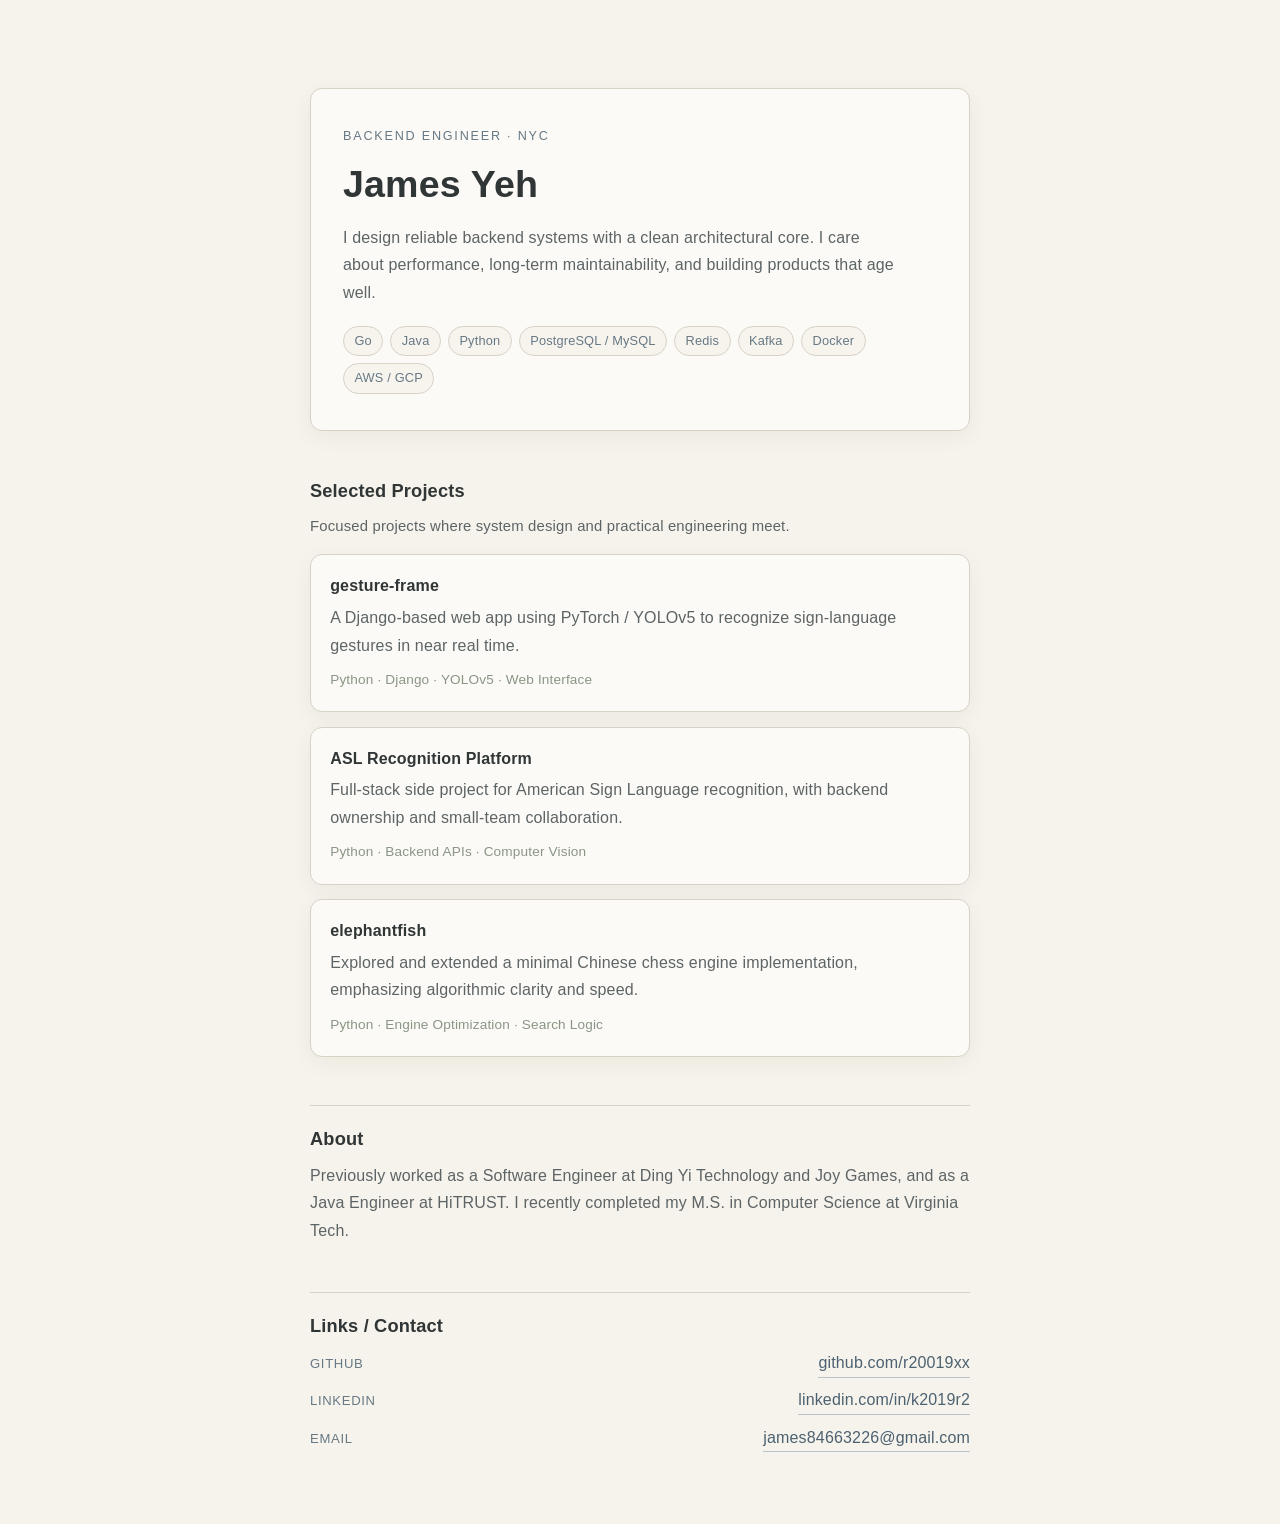
<file: index.html>
<!DOCTYPE html>
<html lang="en">
<head>
  <meta charset="utf-8">
  <meta name="viewport" content="width=device-width, initial-scale=1">
  <meta name="description" content="James Yeh · Backend Engineer focused on scalable backend systems, clean architecture, and long-term product thinking.">
  <meta name="theme-color" content="#f6f3ec">
  <meta property="og:type" content="website">
  <meta property="og:title" content="James Yeh · Backend Engineer">
  <meta property="og:description" content="A calm, minimal portfolio focused on backend engineering and meaningful side projects.">
  <meta property="og:url" content="https://r20019xx.github.io/">
  <link rel="canonical" href="https://r20019xx.github.io/">
  <link rel="icon" type="image/svg+xml" href="/images/favicon.svg">
  <title>James Yeh · Backend Engineer</title>
  <link rel="stylesheet" href="/css/japanese-minimal.css">
</head>
<body>
  <main class="site-wrap">
    <section class="hero" aria-labelledby="intro-title">
      <p class="kicker">Backend Engineer · NYC</p>
      <h1 id="intro-title">James Yeh</h1>
      <p class="lead">
        I design reliable backend systems with a clean architectural core.
        I care about performance, long-term maintainability, and building products that age well.
      </p>
      <ul class="stack-list" aria-label="Tech stack">
        <li>Go</li>
        <li>Java</li>
        <li>Python</li>
        <li>PostgreSQL / MySQL</li>
        <li>Redis</li>
        <li>Kafka</li>
        <li>Docker</li>
        <li>AWS / GCP</li>
      </ul>
    </section>

    <section class="section" aria-labelledby="projects-title">
      <div class="section-head">
        <h2 id="projects-title">Selected Projects</h2>
        <p>Focused projects where system design and practical engineering meet.</p>
      </div>
      <div class="project-list">
        <article class="project-item">
          <h3>gesture-frame</h3>
          <p>A Django-based web app using PyTorch / YOLOv5 to recognize sign-language gestures in near real time.</p>
          <p class="meta">Python · Django · YOLOv5 · Web Interface</p>
        </article>
        <article class="project-item">
          <h3>ASL Recognition Platform</h3>
          <p>Full-stack side project for American Sign Language recognition, with backend ownership and small-team collaboration.</p>
          <p class="meta">Python · Backend APIs · Computer Vision</p>
        </article>
        <article class="project-item">
          <h3>elephantfish</h3>
          <p>Explored and extended a minimal Chinese chess engine implementation, emphasizing algorithmic clarity and speed.</p>
          <p class="meta">Python · Engine Optimization · Search Logic</p>
        </article>
      </div>
    </section>

    <section class="section about" aria-labelledby="about-title">
      <h2 id="about-title">About</h2>
      <p>
        Previously worked as a Software Engineer at Ding Yi Technology and Joy Games,
        and as a Java Engineer at HiTRUST. I recently completed my M.S. in Computer Science at Virginia Tech.
      </p>
    </section>

    <section class="section contact" aria-labelledby="contact-title">
      <h2 id="contact-title">Links / Contact</h2>
      <ul>
        <li><span>GitHub</span><a href="https://github.com/r20019xx" target="_blank" rel="noreferrer">github.com/r20019xx</a></li>
        <li><span>LinkedIn</span><a href="https://www.linkedin.com/in/k2019r2/?locale=zh" target="_blank" rel="noreferrer">linkedin.com/in/k2019r2</a></li>
        <li><span>Email</span><a href="mailto:james84663226@gmail.com">james84663226@gmail.com</a></li>
      </ul>
    </section>
  </main>
</body>
</html>
</file>
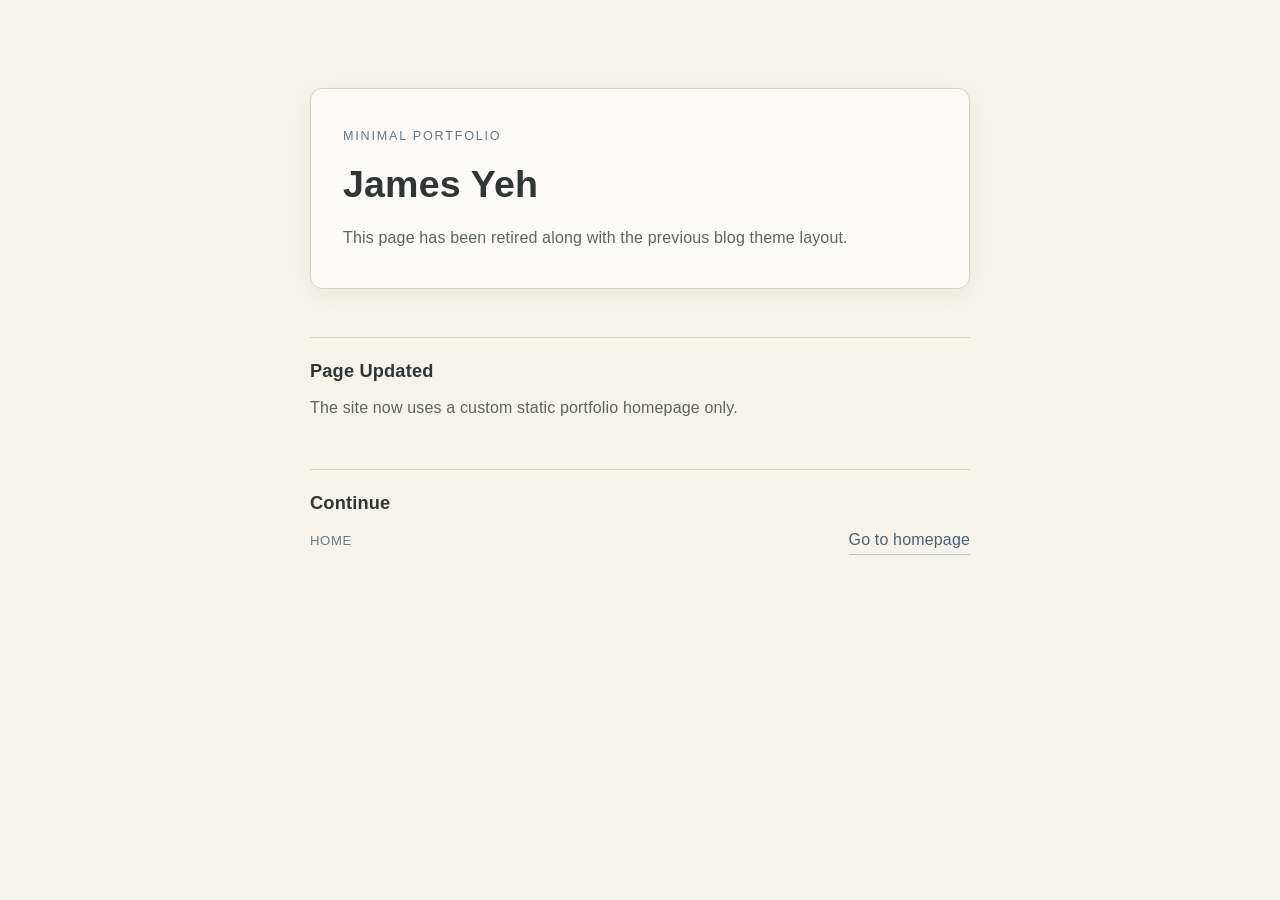
<file: archives/index.html>
<!DOCTYPE html>
<html lang="en">
<head>
  <meta charset="utf-8">
  <meta name="viewport" content="width=device-width, initial-scale=1">
  <meta name="theme-color" content="#f6f3ec">
  <title>James Yeh</title>
  <link rel="stylesheet" href="/css/japanese-minimal.css">
</head>
<body>
  <main class="site-wrap">
    <section class="hero">
      <p class="kicker">Minimal Portfolio</p>
      <h1>James Yeh</h1>
      <p class="lead">This page has been retired along with the previous blog theme layout.</p>
    </section>

    <section class="section about">
      <h2>Page Updated</h2>
      <p>The site now uses a custom static portfolio homepage only.</p>
    </section>

    <section class="section contact">
      <h2>Continue</h2>
      <ul>
        <li><span>Home</span><a href="/">Go to homepage</a></li>
      </ul>
    </section>
  </main>
</body>
</html>
</file>
<file: css/japanese-minimal.css>
:root {
  --bg: #f6f3ec;
  --paper: #fcfaf6;
  --text-main: #2f3435;
  --text-soft: #5d6466;
  --line: #d8d2c6;
  --accent: #677985;
  --accent-soft: #8a9586;
  --radius: 12px;
  --shadow: 0 6px 22px rgba(31, 30, 26, 0.05);
}

* {
  box-sizing: border-box;
}

html,
body {
  margin: 0;
  padding: 0;
}

body {
  background: var(--bg);
  color: var(--text-main);
  font-family: "Avenir Next", "Hiragino Sans", "Noto Sans JP", "Segoe UI", sans-serif;
  font-size: 16px;
  line-height: 1.72;
  letter-spacing: 0.01em;
}

.site-wrap {
  max-width: 700px;
  margin: 0 auto;
  padding: 5.5rem 1.25rem 4.5rem;
}

.section {
  margin-top: 3rem;
}

.hero {
  padding: 2.3rem 2rem;
  background: var(--paper);
  border: 1px solid var(--line);
  border-radius: var(--radius);
  box-shadow: var(--shadow);
}

.kicker {
  margin: 0 0 0.7rem;
  color: var(--accent);
  font-size: 0.79rem;
  letter-spacing: 0.14em;
  text-transform: uppercase;
}

h1,
h2,
h3 {
  margin: 0;
  line-height: 1.35;
  color: #303536;
  font-weight: 560;
}

h1 {
  font-size: clamp(1.85rem, 4vw, 2.35rem);
}

h2 {
  font-size: 1.14rem;
  margin-bottom: 0.65rem;
}

h3 {
  font-size: 1rem;
  margin-bottom: 0.45rem;
}

p {
  margin: 0;
  color: var(--text-soft);
}

.lead {
  margin-top: 0.9rem;
  max-width: 62ch;
}

.stack-list {
  display: flex;
  flex-wrap: wrap;
  gap: 0.45rem;
  list-style: none;
  padding: 0;
  margin: 1.2rem 0 0;
}

.stack-list li {
  border: 1px solid var(--line);
  color: var(--accent);
  border-radius: 999px;
  padding: 0.2rem 0.65rem;
  font-size: 0.8rem;
  background: #f7f4ee;
}

.section-head {
  margin-bottom: 0.9rem;
}

.section-head p {
  font-size: 0.93rem;
}

.project-list {
  display: grid;
  gap: 0.9rem;
}

.project-item {
  background: var(--paper);
  border: 1px solid var(--line);
  border-radius: var(--radius);
  box-shadow: var(--shadow);
  padding: 1.25rem 1.2rem;
}

.project-item .meta {
  margin-top: 0.55rem;
  color: var(--accent-soft);
  font-size: 0.85rem;
}

.about,
.contact {
  padding-top: 1.3rem;
  border-top: 1px solid var(--line);
}

.contact ul {
  margin: 0.4rem 0 0;
  padding: 0;
  list-style: none;
  display: grid;
  gap: 0.55rem;
}

.contact li {
  display: flex;
  align-items: baseline;
  justify-content: space-between;
  gap: 0.9rem;
}

.contact span {
  color: var(--accent);
  font-size: 0.82rem;
  letter-spacing: 0.05em;
  text-transform: uppercase;
}

a {
  color: #4c6170;
  text-decoration: none;
  border-bottom: 1px solid #b7c4cb;
}

a:hover {
  color: #3f525f;
  border-bottom-color: #8fa3af;
}

@media (max-width: 640px) {
  .site-wrap {
    padding-top: 3.5rem;
  }

  .hero {
    padding: 1.4rem;
  }

  .project-item {
    padding: 1.1rem;
  }

  .contact li {
    flex-direction: column;
    gap: 0.2rem;
  }
}
</file>
